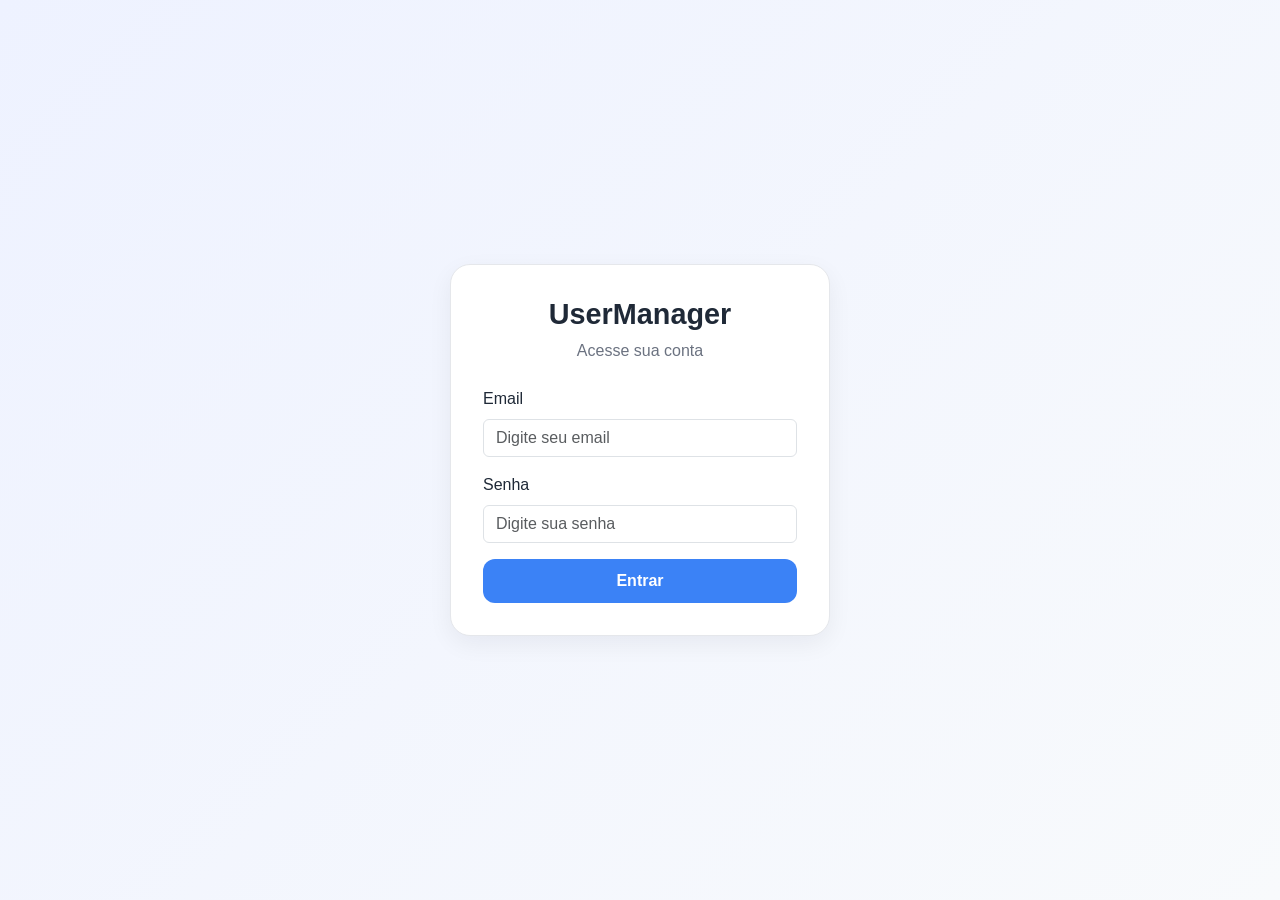
<file: index.html>
<!DOCTYPE html>
<html lang="pt-BR">
<head>
    <meta charset="UTF-8">
    <meta name="viewport" content="width=device-width, initial-scale=1.0">
    <title>Login</title>

    <!-- Bootstrap LOCAL -->
    <link href="css/bootstrap.min.css" rel="stylesheet">

    <!-- Icons -->
    <link href="css/bootstrap-icons.css" rel="stylesheet">

    <!-- CSS -->
    <link href="css/style.css" rel="stylesheet">
</head>

<body class="auth-page">

<div class="auth-card">

    <div class="text-center mb-4">
        <h2 class="auth-title">UserManager</h2>
        <p class="auth-subtitle">Acesse sua conta</p>
    </div>

    <!-- FORM -->
    <form id="loginForm">

        <div class="mb-3">
            <label class="form-label">Email</label>
            <input id="email" class="form-control" placeholder="Digite seu email">
        </div>

        <div class="mb-3">
            <label class="form-label">Senha</label>
            <input id="senha" type="password" class="form-control" placeholder="Digite sua senha">
        </div>

        <button id="loginBtn" type="submit" class="btn btn-primary-soft w-100">
            Entrar
        </button>

    </form>

</div>

<!-- ALERT -->
<div id="alertContainer" class="alert-container"></div>

<!-- JS -->
<script src="js/api.js"></script>
<script src="js/alerts.js"></script>
<script src="js/auth.js"></script>

</body>
</html>
</file>
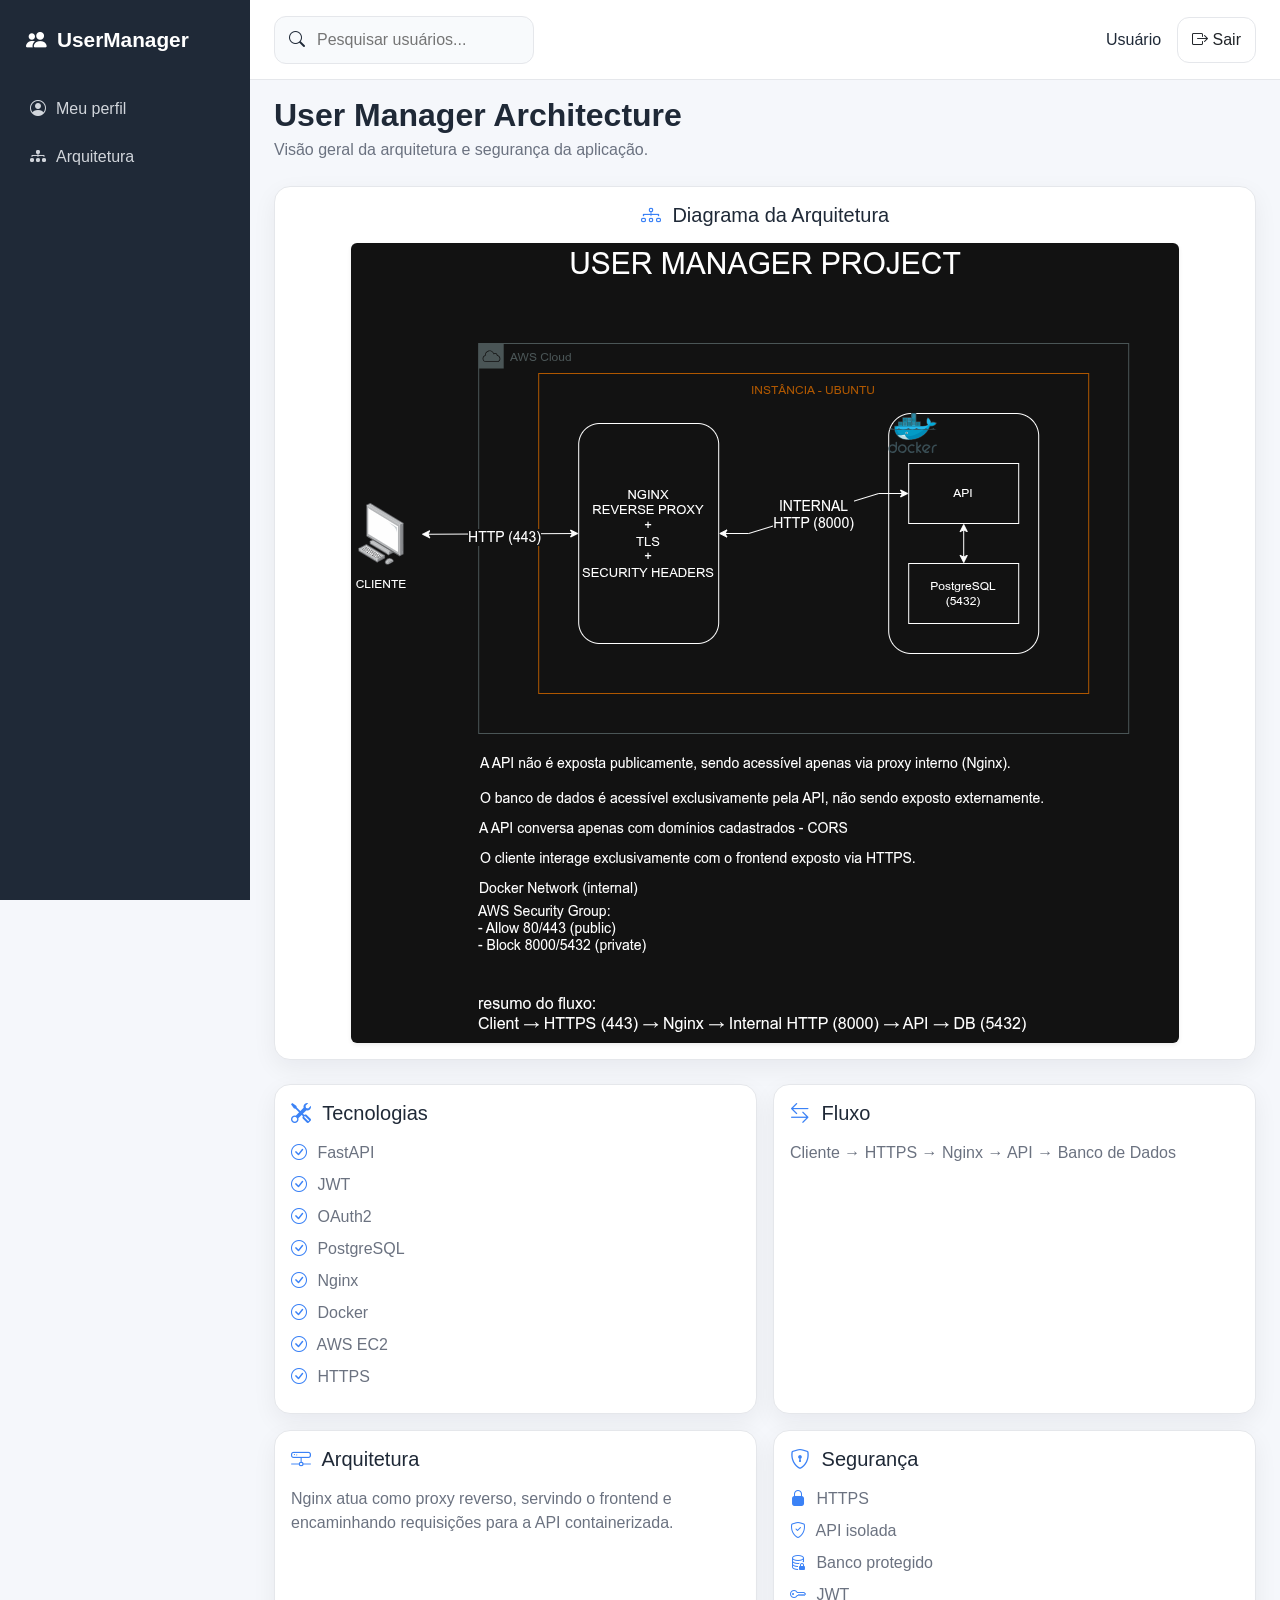
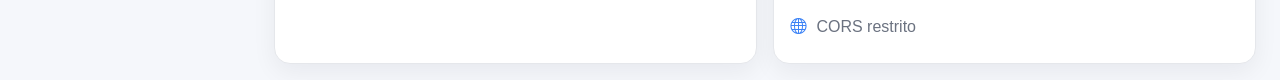
<file: architecture.html>
<!DOCTYPE html>
<html lang="pt-BR">
<head>
    <meta charset="UTF-8">
    <meta name="viewport" content="width=device-width, initial-scale=1.0">
    <title>Arquitetura</title>

    <!-- Bootstrap -->
    <link href="css/bootstrap.min.css" rel="stylesheet">

    <!-- Icons -->
    <link href="css/bootstrap-icons.css" rel="stylesheet">

    <!-- CSS -->
    <link href="css/style.css" rel="stylesheet">
</head>
<body>

<div class="app-layout d-flex">

    <!-- SIDEBAR -->
    <aside id="sidebar"></aside>

    <!-- MAIN -->
    <div class="main-wrapper flex-grow-1">

        <!-- TOPBAR (controlada pelo layout.js) -->
        <header id="topbar"></header>

        <!-- CONTENT -->
        <main class="page-content container-fluid py-3">

            <div class="page-header mb-4 text-center text-md-start">
                <h2 class="page-title">User Manager Architecture</h2>
                <p class="page-subtitle">
                    Visão geral da arquitetura e segurança da aplicação.
                </p>
            </div>

            <div class="content-card mb-4 text-center p-3">
                <h5 class="mb-3">
                    <i class="bi bi-diagram-3"></i> Diagrama da Arquitetura
                </h5>

                <img 
                    src="assets/architecture.png" 
                    class="img-fluid rounded shadow-sm"
                    alt="Diagrama da arquitetura do sistema"
                >
            </div>

            <div class="row g-3">

                <div class="col-12 col-md-6">
                    <div class="content-card h-100 p-3">
                        <h5 class="mb-3">
                            <i class="bi bi-tools"></i> Tecnologias
                        </h5>
                        <ul class="list-unstyled mb-0">
                            <li><i class="bi bi-check-circle"></i> FastAPI</li>
                            <li><i class="bi bi-check-circle"></i> JWT</li>
                            <li><i class="bi bi-check-circle"></i> OAuth2</li>
                            <li><i class="bi bi-check-circle"></i> PostgreSQL</li>
                            <li><i class="bi bi-check-circle"></i> Nginx</li>
                            <li><i class="bi bi-check-circle"></i> Docker</li>
                            <li><i class="bi bi-check-circle"></i> AWS EC2</li>
                            <li><i class="bi bi-check-circle"></i> HTTPS</li>
                        </ul>
                    </div>
                </div>

                <div class="col-12 col-md-6">
                    <div class="content-card h-100 p-3">
                        <h5 class="mb-3">
                            <i class="bi bi-arrow-left-right"></i> Fluxo
                        </h5>
                        <p class="mb-0">
                            Cliente → HTTPS → Nginx → API → Banco de Dados
                        </p>
                    </div>
                </div>

                <div class="col-12 col-md-6">
                    <div class="content-card h-100 p-3">
                        <h5 class="mb-3">
                            <i class="bi bi-hdd-network"></i> Arquitetura
                        </h5>
                        <p class="mb-0">
                            Nginx atua como proxy reverso, servindo o frontend e encaminhando requisições para a API containerizada.
                        </p>
                    </div>
                </div>

                <div class="col-12 col-md-6">
                    <div class="content-card h-100 p-3">
                        <h5 class="mb-3">
                            <i class="bi bi-shield-lock"></i> Segurança
                        </h5>
                        <ul class="list-unstyled mb-0">
                            <li><i class="bi bi-lock-fill"></i> HTTPS</li>
                            <li><i class="bi bi-shield-check"></i> API isolada</li>
                            <li><i class="bi bi-database-lock"></i> Banco protegido</li>
                            <li><i class="bi bi-key"></i> JWT</li>
                            <li><i class="bi bi-globe"></i> CORS restrito</li>
                        </ul>
                    </div>
                </div>

            </div>

        </main>
    </div>
</div>

<!-- JS -->
<script src="js/bootstrap.bundle.min.js"></script>
<script src="js/auth-utils.js"></script>
<script src="js/layout.js"></script>
<script src="js/pages/architecture.js"></script>

</body>
</html>
</file>
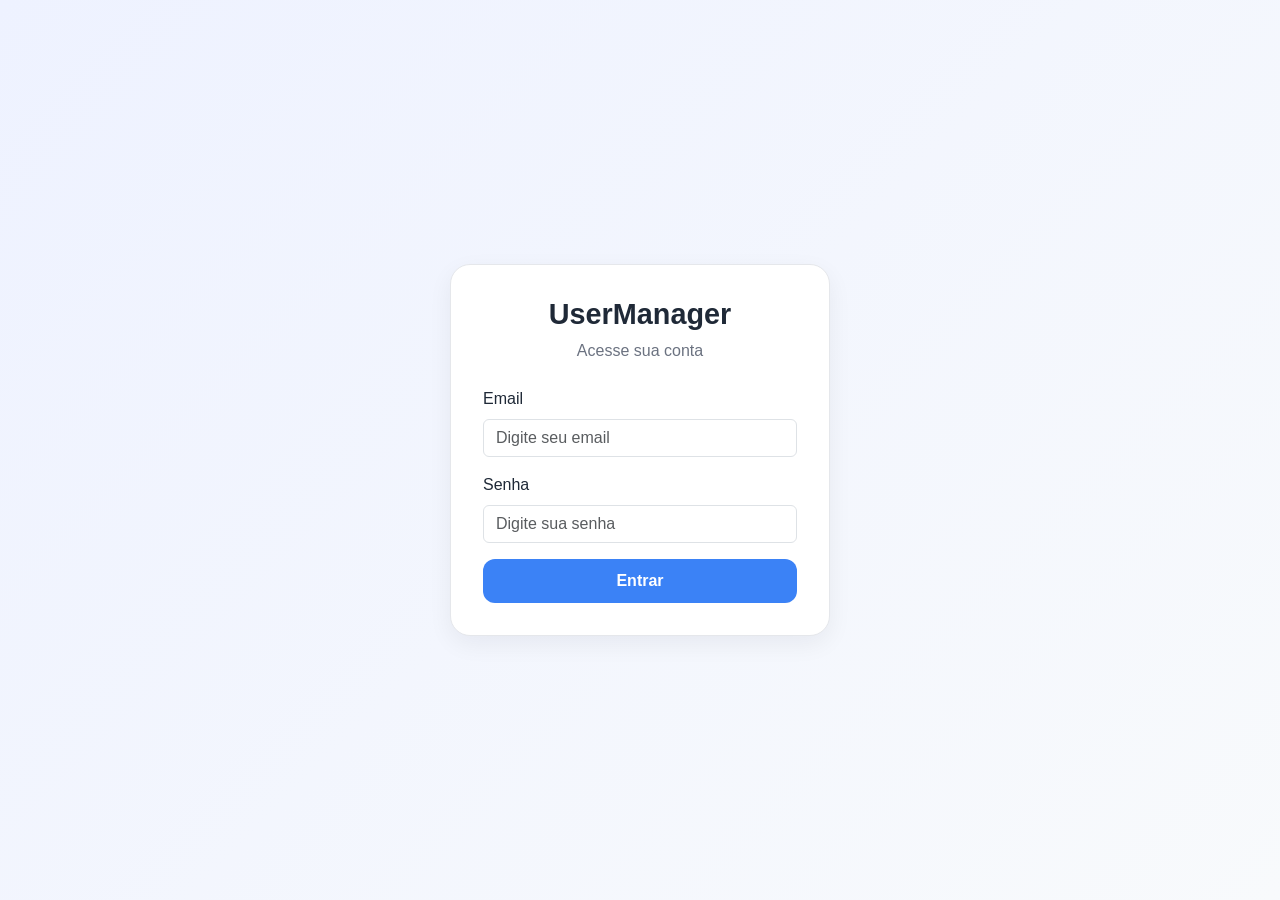
<file: create.html>
<!DOCTYPE html>
<html lang="pt-BR">
<head>
    <meta charset="UTF-8">
    <meta name="viewport" content="width=device-width, initial-scale=1.0">
    <title>Criar Usuário</title>

   <!-- Bootstrap -->
    <link href="css/bootstrap.min.css" rel="stylesheet">

    <!-- Icons -->
    <link href="css/bootstrap-icons.css" rel="stylesheet">

    <!-- CSS -->
    <link href="css/style.css" rel="stylesheet">
</head>
<body>

<div class="app-layout">

    <!-- SIDEBAR -->
    <aside id="sidebar"></aside>

    <!-- MAIN -->
    <div class="main-wrapper">

        <!-- TOPBAR (controlado pelo layout.js) -->
        <header id="topbar"></header>

        <!-- CONTENT -->
        <main class="page-content">

            <div class="page-header mb-4">
                <h2 class="page-title">Novo usuário</h2>
                <p class="page-subtitle">
                    Preencha os dados para cadastrar um novo usuário no sistema.
                </p>
            </div>

            <div class="content-card">
                <form id="createUserForm">
                    <div class="row g-3">

                        <div class="col-md-6">
                            <label class="form-label">Nome</label>
                            <input id="nome" class="form-control" placeholder="Digite o nome">
                        </div>

                        <div class="col-md-6">
                            <label class="form-label">Email</label>
                            <input id="email" class="form-control" placeholder="Digite o email">
                        </div>

                        <div class="col-md-6">
                            <label class="form-label">Senha</label>
                            <input id="senha" type="password" class="form-control" placeholder="Digite a senha">
                        </div>

                    </div>

                    <div class="mt-4 d-flex gap-3">
                        <button id="createUserBtn" type="button" class="btn btn-primary-soft">
                            <i class="bi bi-check-lg"></i> Criar usuário
                        </button>

                        <a href="dashboard.html" class="btn btn-light border">
                            Cancelar
                        </a>
                    </div>
                </form>
            </div>

        </main>
    </div>
</div>

<!-- ALERTS -->
<div id="alertContainer" class="alert-container"></div>

<!-- JS (ordem IMPORTANTE) -->
<script src="js/api.js"></script>
<script src="js/alerts.js"></script>
<script src="js/auth-utils.js"></script>
<script src="js/layout.js"></script>
<script src="js/userService.js"></script>
<script src="js/user.js"></script>
<script src="js/pages/create.js"></script>
<script src="js/bootstrap.bundle.min.js"></script>

</body>
</html>
</file>
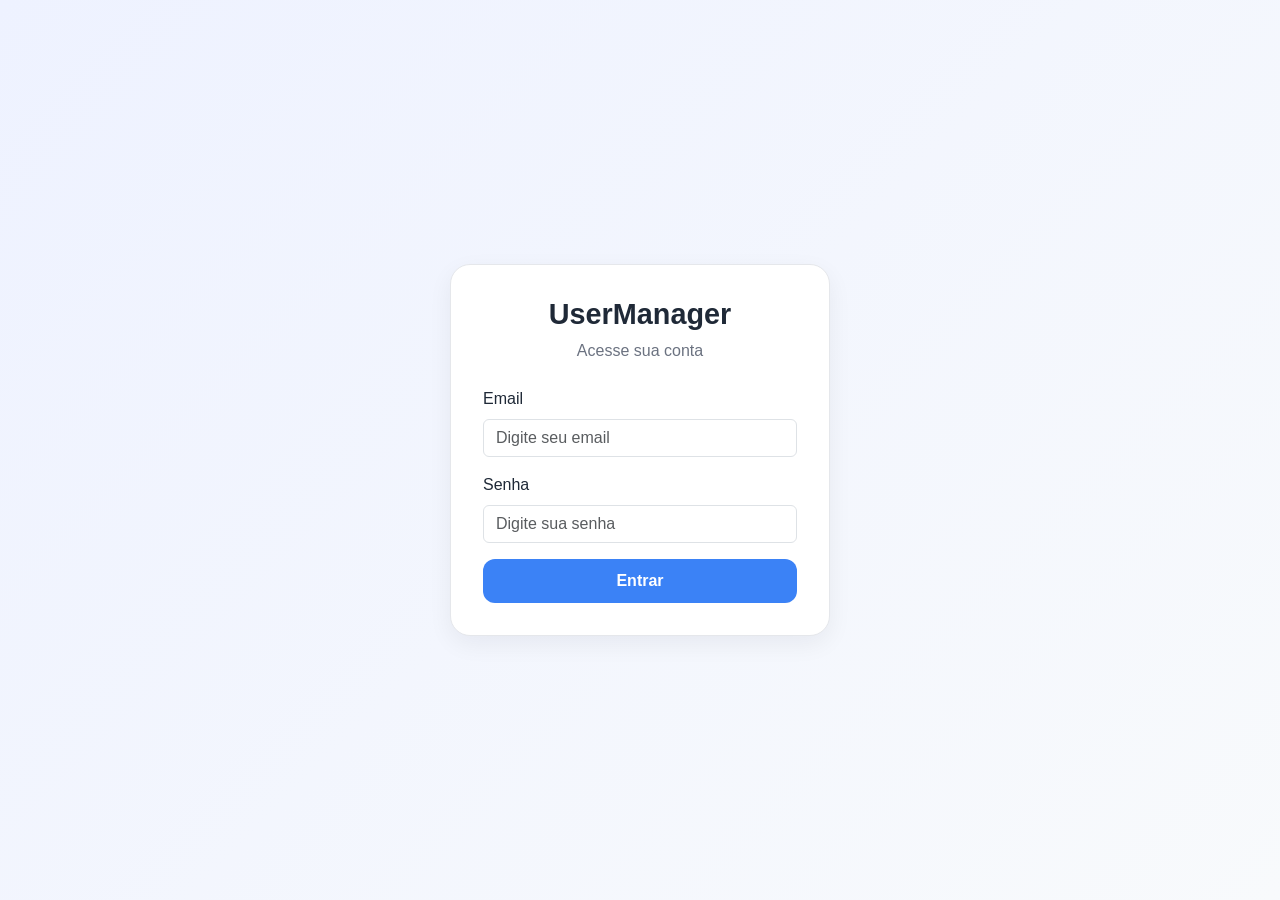
<file: dashboard.html>
<!DOCTYPE html>
<html lang="pt-BR">
<head>
    <meta charset="UTF-8">
    <meta name="viewport" content="width=device-width, initial-scale=1.0">
    <title>Dashboard</title>

    <!-- Bootstrap -->
    <link href="css/bootstrap.min.css" rel="stylesheet">

    <!-- Icons -->
    <link href="css/bootstrap-icons.css" rel="stylesheet">

    <!-- CSS -->
    <link href="css/style.css" rel="stylesheet">
</head>
<body>

<div class="app-layout">

    <!-- SIDEBAR -->
    <aside id="sidebar"></aside>

    <!-- MAIN -->
    <div class="main-wrapper">

        <!-- TOPBAR -->
        <header id="topbar"></header>

        <!-- CONTENT -->
        <main class="page-content">

            <div class="page-header mb-4">
                <h2 class="page-title">Usuários</h2>
                <p class="page-subtitle">
                    Gerencie os usuários cadastrados no sistema.
                </p>
            </div>

            <div class="content-card">
                <div class="d-flex justify-content-between align-items-center mb-3 flex-wrap gap-2">
                    <h5 class="mb-0">Lista de usuários</h5>

                    <a href="create.html" class="btn btn-primary-soft">
                        <i class="bi bi-plus-lg"></i> Novo Usuário
                    </a>
                </div>

                <div class="table-responsive">
                    <table class="table custom-table align-middle mb-0">
                        <thead>
                            <tr>
                                <th>Nome</th>
                                <th>Email</th>
                                <th class="text-end">Ações</th>
                            </tr>
                        </thead>
                        <tbody id="userTable"></tbody>
                    </table>
                </div>
            </div>

        </main>
    </div>
</div>

<!-- ALERTS -->
<div id="alertContainer" class="alert-container"></div>

<!-- JS (ordem correta) -->
<script src="js/api.js"></script>
<script src="js/alerts.js"></script>
<script src="js/auth-utils.js"></script>
<script src="js/layout.js"></script>
<script src="js/userService.js"></script>
<script src="js/pages/dashboard.js"></script>
<script src="js/bootstrap.bundle.min.js"></script>

</body>
</html>
</file>
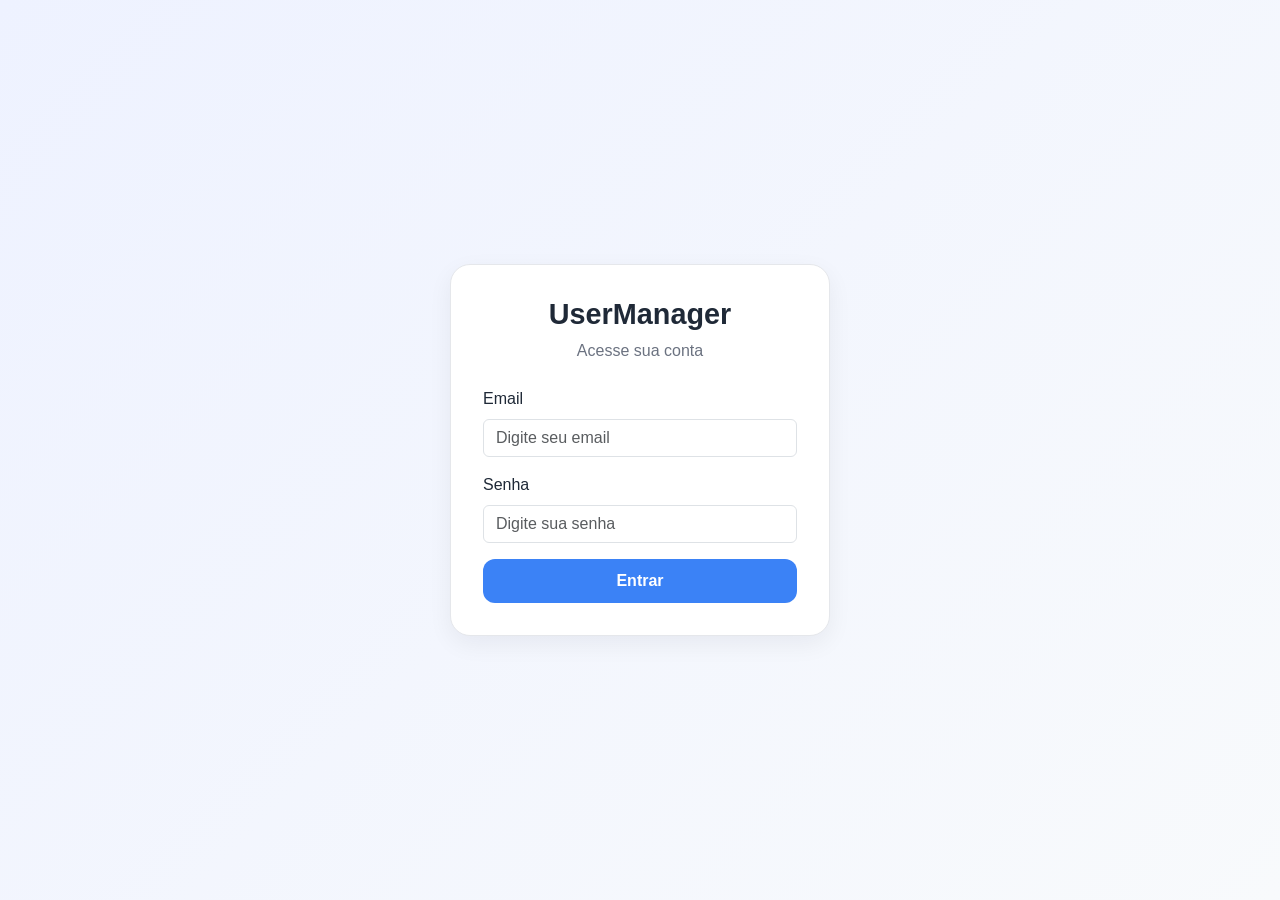
<file: edit.html>
<!DOCTYPE html>
<html lang="pt-BR">
<head>
    <meta charset="UTF-8">
    <meta name="viewport" content="width=device-width, initial-scale=1.0">
    <title>Editar Usuário</title>

    <!-- Bootstrap LOCAL -->
    <link href="css/bootstrap.min.css" rel="stylesheet">

    <!-- Icons -->
    <link href="css/bootstrap-icons.css" rel="stylesheet">

    <!-- CSS -->
    <link href="css/style.css" rel="stylesheet">
</head>

<body>

<div class="app-layout">

    <!-- SIDEBAR -->
    <aside id="sidebar"></aside>

    <!-- MAIN -->
    <div class="main-wrapper">

        <!-- TOPBAR -->
        <header id="topbar"></header>

        <!-- CONTENT -->
        <main class="page-content">

            <div class="page-header mb-4">
                <h2 class="page-title">Editar usuário</h2>
                <p class="page-subtitle">
                    Atualize os dados do usuário ou remova-o do sistema.
                </p>
            </div>

            <div class="content-card">

                <form id="editUserForm">
                    <div class="row g-3">

                        <div class="col-md-6">
                            <label class="form-label">Nome</label>
                            <input id="nome" class="form-control" placeholder="Nome do usuário">
                        </div>

                        <div class="col-md-6">
                            <label class="form-label">Email</label>
                            <input id="email" class="form-control" placeholder="Email do usuário">
                        </div>

                    </div>

                    <!-- AÇÕES -->
                    <div class="mt-4 d-flex flex-wrap gap-3 justify-content-between">

                        <div class="d-flex gap-3">
                            <button id="updateUserBtn" type="button" class="btn btn-primary-soft">
                                <i class="bi bi-check-lg"></i> Salvar alterações
                            </button>

                            <a href="dashboard.html" class="btn btn-light border">
                                Cancelar
                            </a>
                        </div>

                        <button id="deleteUserBtn" type="button" class="btn btn-outline-danger">
                            <i class="bi bi-trash"></i> Deletar usuário
                        </button>

                    </div>
                </form>

            </div>

        </main>
    </div>
</div>

<!-- ALERT -->
<div id="alertContainer" class="alert-container"></div>

<!-- JS -->
<script src="js/api.js"></script>
<script src="js/alerts.js"></script>
<script src="js/auth-utils.js"></script>
<script src="js/layout.js"></script>
<script src="js/userService.js"></script>
<script src="js/user.js"></script>
<script src="js/pages/edit.js"></script>
<script src="js/bootstrap.bundle.min.js"></script>

</body>
</html>
</file>
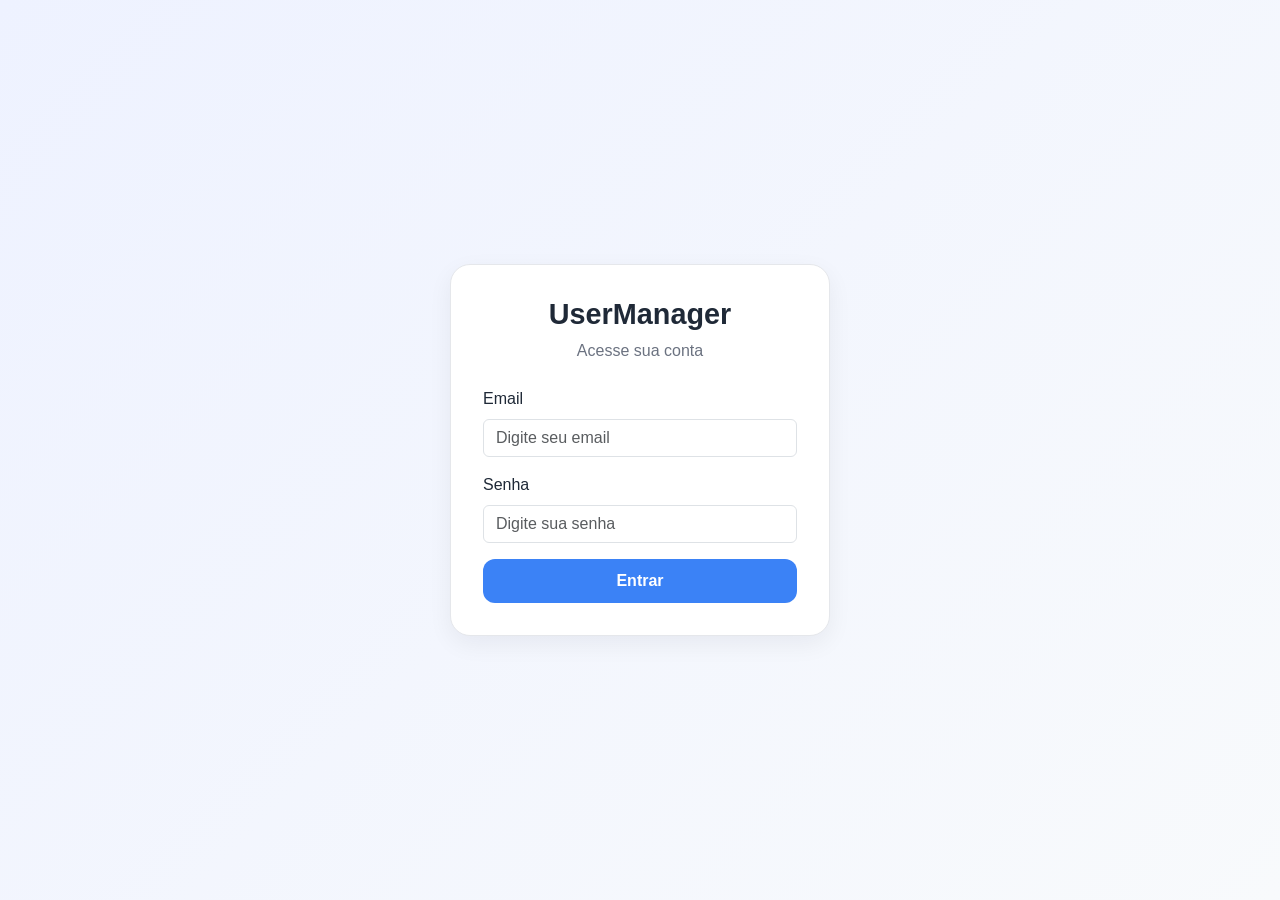
<file: profile.html>
<!DOCTYPE html>
<html lang="pt-BR">
<head>
    <meta charset="UTF-8">
    <meta name="viewport" content="width=device-width, initial-scale=1.0">
    <title>Meu Perfil</title>

    <!-- Bootstrap LOCAL -->
    <link href="css/bootstrap.min.css" rel="stylesheet">

    <!-- Icons -->
    <link href="css/bootstrap-icons.css" rel="stylesheet">

    <!-- CSS -->
    <link href="css/style.css" rel="stylesheet">
</head>

<body>

<div class="app-layout">

    <!-- SIDEBAR -->
    <aside id="sidebar"></aside>

    <!-- MAIN -->
    <div class="main-wrapper">

        <!-- TOPBAR -->
        <header id="topbar"></header>

        <!-- CONTENT -->
        <main class="page-content">

            <div class="page-header mb-4">
                <h2 class="page-title">Informações do usuário</h2>
                <p class="page-subtitle">
                    Visualize os dados da sua conta.
                </p>
            </div>

            <div class="content-card">

                <!-- PERFIL -->
                <div id="profile" class="profile-box"></div>

                <!-- AÇÕES -->
                <div class="mt-4 d-flex gap-3 flex-wrap">
                    <div id="actionButton"></div>
                </div>

            </div>

        </main>
    </div>
</div>

<!-- ALERT -->
<div id="alertContainer" class="alert-container"></div>

<!-- JS -->
<script src="js/api.js"></script>
<script src="js/alerts.js"></script>
<script src="js/auth-utils.js"></script>
<script src="js/layout.js"></script>
<script src="js/userService.js"></script>
<script src="js/pages/profile.js"></script>
<script src="js/bootstrap.bundle.min.js"></script>

</body>
</html>
</file>
<file: css/style.css>
:root {
    --bg-color: #f5f7fb;
    --sidebar-bg: #1f2937;
    --sidebar-hover: #374151;
    --primary-color: #3b82f6;
    --text-color: #1f2937;
    --text-muted: #6b7280;
    --card-bg: #ffffff;
    --border-color: #e5e7eb;
    --shadow: 0 8px 24px rgba(15, 23, 42, 0.06);
    --radius: 16px;
}

body {
    margin: 0;
    background-color: var(--bg-color);
    font-family: "Segoe UI", Arial, sans-serif;
    color: var(--text-color);
}

.app-layout {
    display: flex;
    min-height: 100vh;
}

.sidebar {
    width: 250px;
    background: var(--sidebar-bg);
    color: white;
    padding: 24px 16px;
    position: fixed;
    top: 0;
    left: 0;
    height: 100vh;
}

.sidebar-brand {
    display: flex;
    align-items: center;
    gap: 10px;
    font-size: 1.3rem;
    font-weight: 700;
    margin-bottom: 30px;
    padding: 0 10px;
}

.sidebar-menu {
    display: flex;
    flex-direction: column;
    gap: 8px;
}

.menu-item {
    display: flex;
    align-items: center;
    gap: 10px;
    text-decoration: none;
    color: #d1d5db;
    padding: 12px 14px;
    border-radius: 12px;
    transition: 0.2s;
}

.menu-item:hover {
    background: var(--sidebar-hover);
    color: white;
}

.menu-item.active {
    background: rgba(59, 130, 246, 0.18);
    color: white;
}

.main-wrapper {
    margin-left: 250px;
    width: calc(100% - 250px);
    display: flex;
    flex-direction: column;
}

.topbar {
    height: 80px;
    background: #ffffff;
    border-bottom: 1px solid var(--border-color);
    display: flex;
    justify-content: space-between;
    align-items: center;
    padding: 0 24px;
}

.topbar-right {
    display: flex;
    align-items: center;
    gap: 16px;
}

.search-box {
    display: flex;
    align-items: center;
    gap: 10px;
    background: #f8fafc;
    border: 1px solid var(--border-color);
    border-radius: 12px;
    padding: 10px 14px;
    min-width: 260px;
}

.search-box input {
    border: none;
    outline: none;
    background: transparent;
    width: 100%;
}

.btn-logout {
    background: white;
    border: 1px solid var(--border-color);
    border-radius: 12px;
    padding: 10px 14px;
}

.btn-logout:hover {
    background: #f8fafc;
}

.page-content {
    padding: 24px;
}

.page-title {
    font-weight: 700;
    margin-bottom: 4px;
}

.page-subtitle {
    color: var(--text-muted);
    margin-bottom: 0;
}

.content-card {
    background: var(--card-bg);
    border-radius: var(--radius);
    box-shadow: var(--shadow);
    border: 1px solid var(--border-color);
    padding: 24px;
}

.custom-table thead th {
    background: #f8fafc;
    color: var(--text-muted);
    font-weight: 600;
    border-bottom: 1px solid var(--border-color);
}

.btn-primary-soft {
    background: var(--primary-color);
    border: none;
    color: white;
    border-radius: 12px;
    padding: 10px 16px;
    font-weight: 600;
}

.btn-primary-soft:hover {
    opacity: 0.95;
}

/* ALERTS */

.alert-container {
    position: fixed;
    top: 20px;
    right: 20px;
    z-index: 9999;
    display: flex;
    flex-direction: column;
    gap: 12px;
}

.custom-alert {
    min-width: 260px;
    max-width: 320px;
    padding: 14px 16px;
    border-radius: 12px;
    color: white;
    font-weight: 500;
    box-shadow: 0 10px 30px rgba(0,0,0,0.1);
    display: flex;
    align-items: center;
    justify-content: space-between;
    animation: slideIn 0.3s ease;
}

/* TIPOS */
.alert-success { background: #10b981; }
.alert-error   { background: #ef4444; }
.alert-warning { background: #f59e0b; }
.alert-info    { background: #3b82f6; }

/* BOTÃO FECHAR */
.alert-close {
    cursor: pointer;
    margin-left: 10px;
    font-weight: bold;
}

/* ANIMAÇÃO */
@keyframes slideIn {
    from {
        opacity: 0;
        transform: translateX(30px);
    }
    to {
        opacity: 1;
        transform: translateX(0);
    }
}

/* PROFILE */

.profile-box {
    display: flex;
    flex-direction: column;
    gap: 16px;
}

.profile-item {
    display: flex;
    flex-direction: column;
}

.profile-label {
    font-size: 0.85rem;
    color: var(--text-muted);
    margin-bottom: 4px;
}

.profile-value {
    font-size: 1.1rem;
    font-weight: 600;
}

/* LOGIN PAGE */

.auth-page {
    min-height: 100vh;
    display: flex;
    align-items: center;
    justify-content: center;
    background: linear-gradient(135deg, #eef2ff, #f8fafc);
    padding: 20px;
}

.auth-card {
    width: 100%;
    max-width: 380px;
    background: #ffffff;
    border-radius: 20px;
    border: 1px solid var(--border-color);
    box-shadow: var(--shadow);
    padding: 32px;
}

.auth-title {
    font-size: 1.8rem;
    font-weight: 700;
}

.auth-subtitle {
    color: var(--text-muted);
    margin-top: 4px;
}

/* ARQUITETURA */
.content-card i {
    color: var(--primary-color);
    margin-right: 6px;
}

.content-card ul li {
    margin-bottom: 8px;
    color: var(--text-muted);
}

.content-card p {
    color: var(--text-muted);
}
</file>
